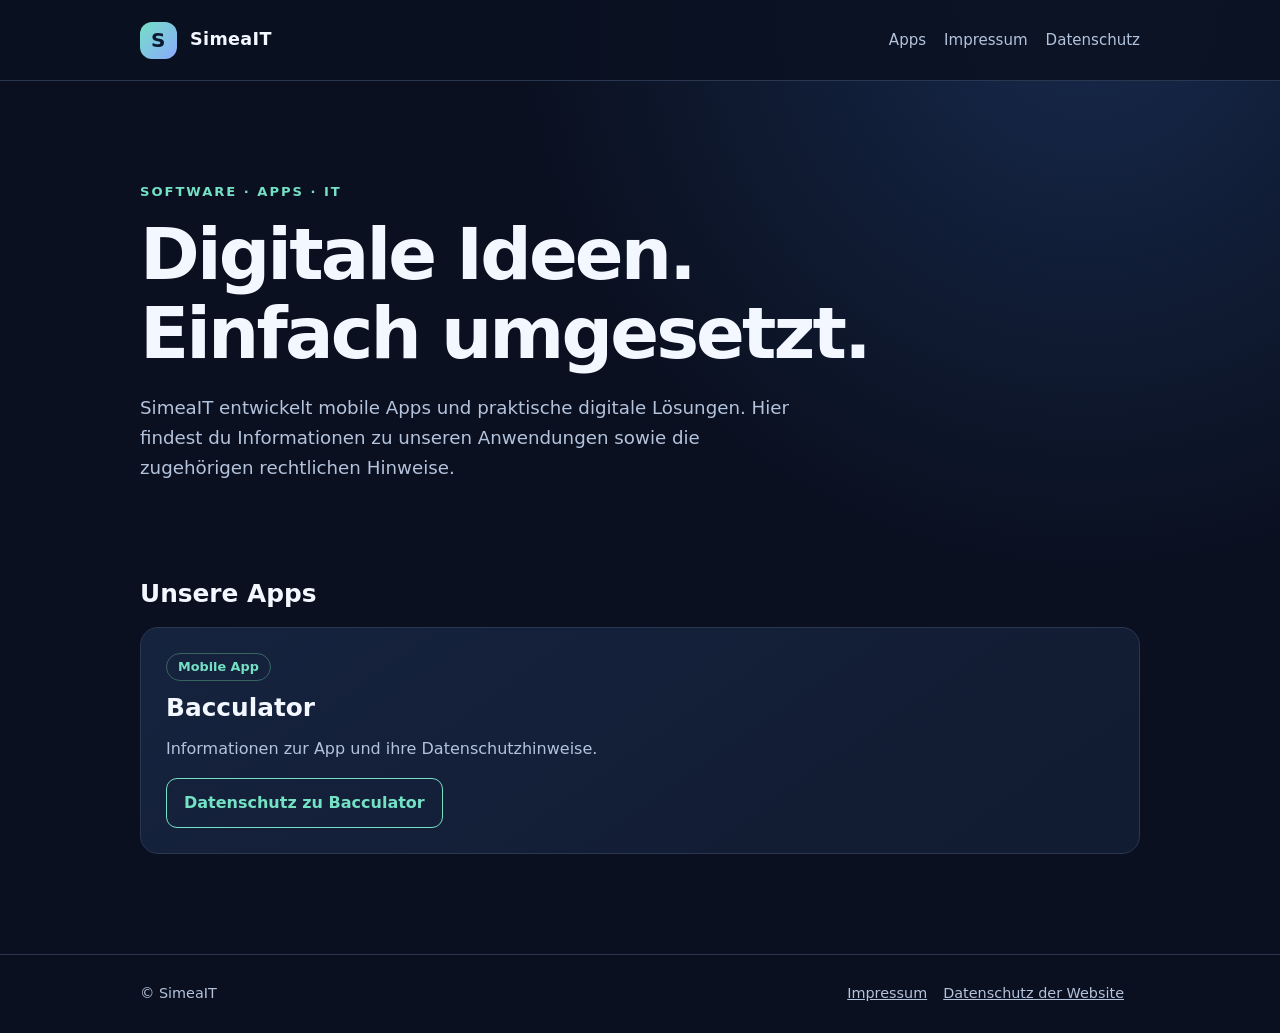
<file: index.html>
<!doctype html>
<html lang="de">
<head>
  <meta charset="utf-8">
  <meta name="viewport" content="width=device-width,initial-scale=1">
  <meta name="description" content="SimeaIT – Apps und digitale Lösungen.">
  <title>SimeaIT | Apps & digitale Lösungen</title>
  <link rel="stylesheet" href="styles.css">
</head>
<body>
  <header><nav aria-label="Hauptnavigation"><a class="brand" href="index.html"><span class="brand-logo" aria-hidden="true">S</span>SimeaIT</a><div class="nav-links"><a href="#apps">Apps</a><a href="impressum.html">Impressum</a><a href="datenschutz-website.html">Datenschutz</a></div></nav></header>
  <main class="container">
    <section class="hero"><div class="eyebrow">Software · Apps · IT</div><h1>Digitale Ideen.<br>Einfach umgesetzt.</h1><p class="lead">SimeaIT entwickelt mobile Apps und praktische digitale Lösungen. Hier findest du Informationen zu unseren Anwendungen sowie die zugehörigen rechtlichen Hinweise.</p></section>
    <section id="apps" aria-labelledby="apps-heading"><h2 id="apps-heading">Unsere Apps</h2><div class="grid"><article class="card"><span class="tag">Mobile App</span><h2>Bacculator</h2><p>Informationen zur App und ihre Datenschutzhinweise.</p><a class="button" href="bacculator-datenschutz.html">Datenschutz zu Bacculator</a></article></div></section>
  </main>
  <footer><div class="footer-inner"><span>© SimeaIT</span><div><a href="impressum.html">Impressum</a><a href="datenschutz-website.html">Datenschutz der Website</a></div></div></footer>
</body>
</html>
</file>
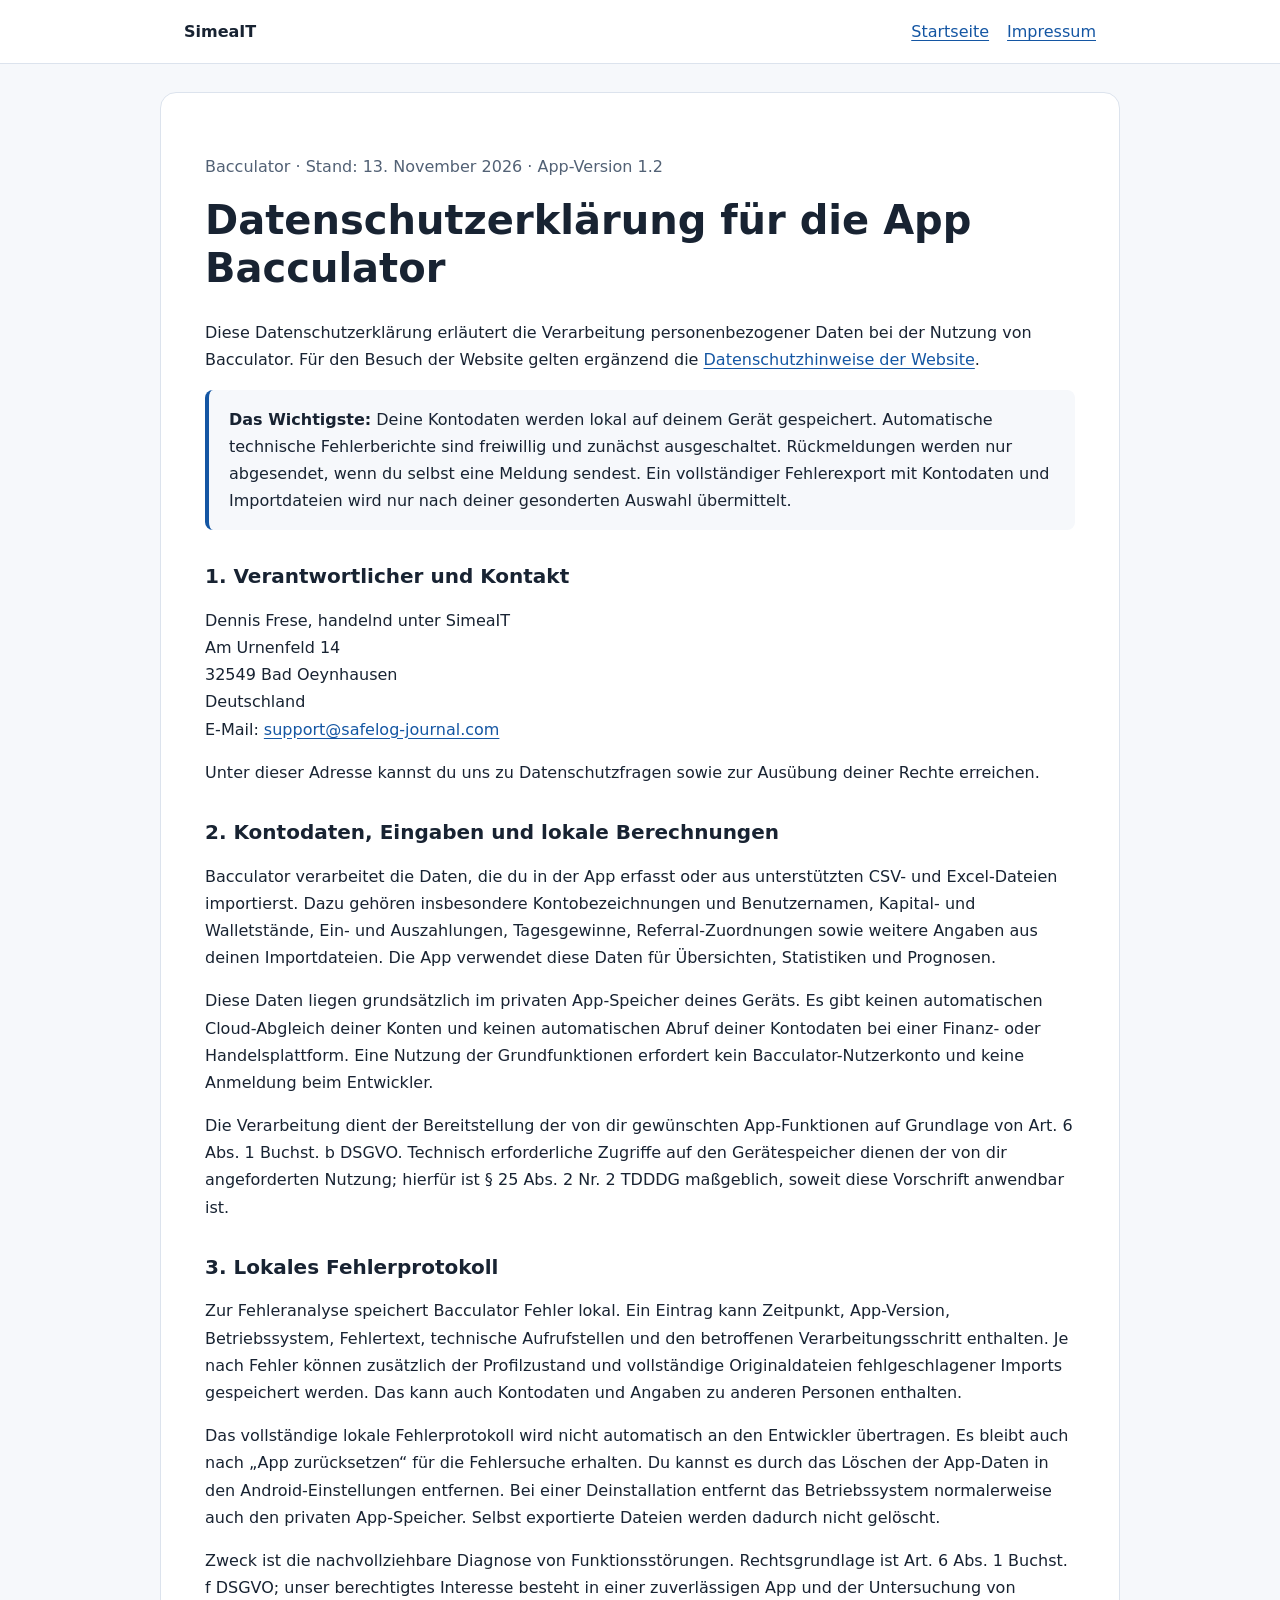
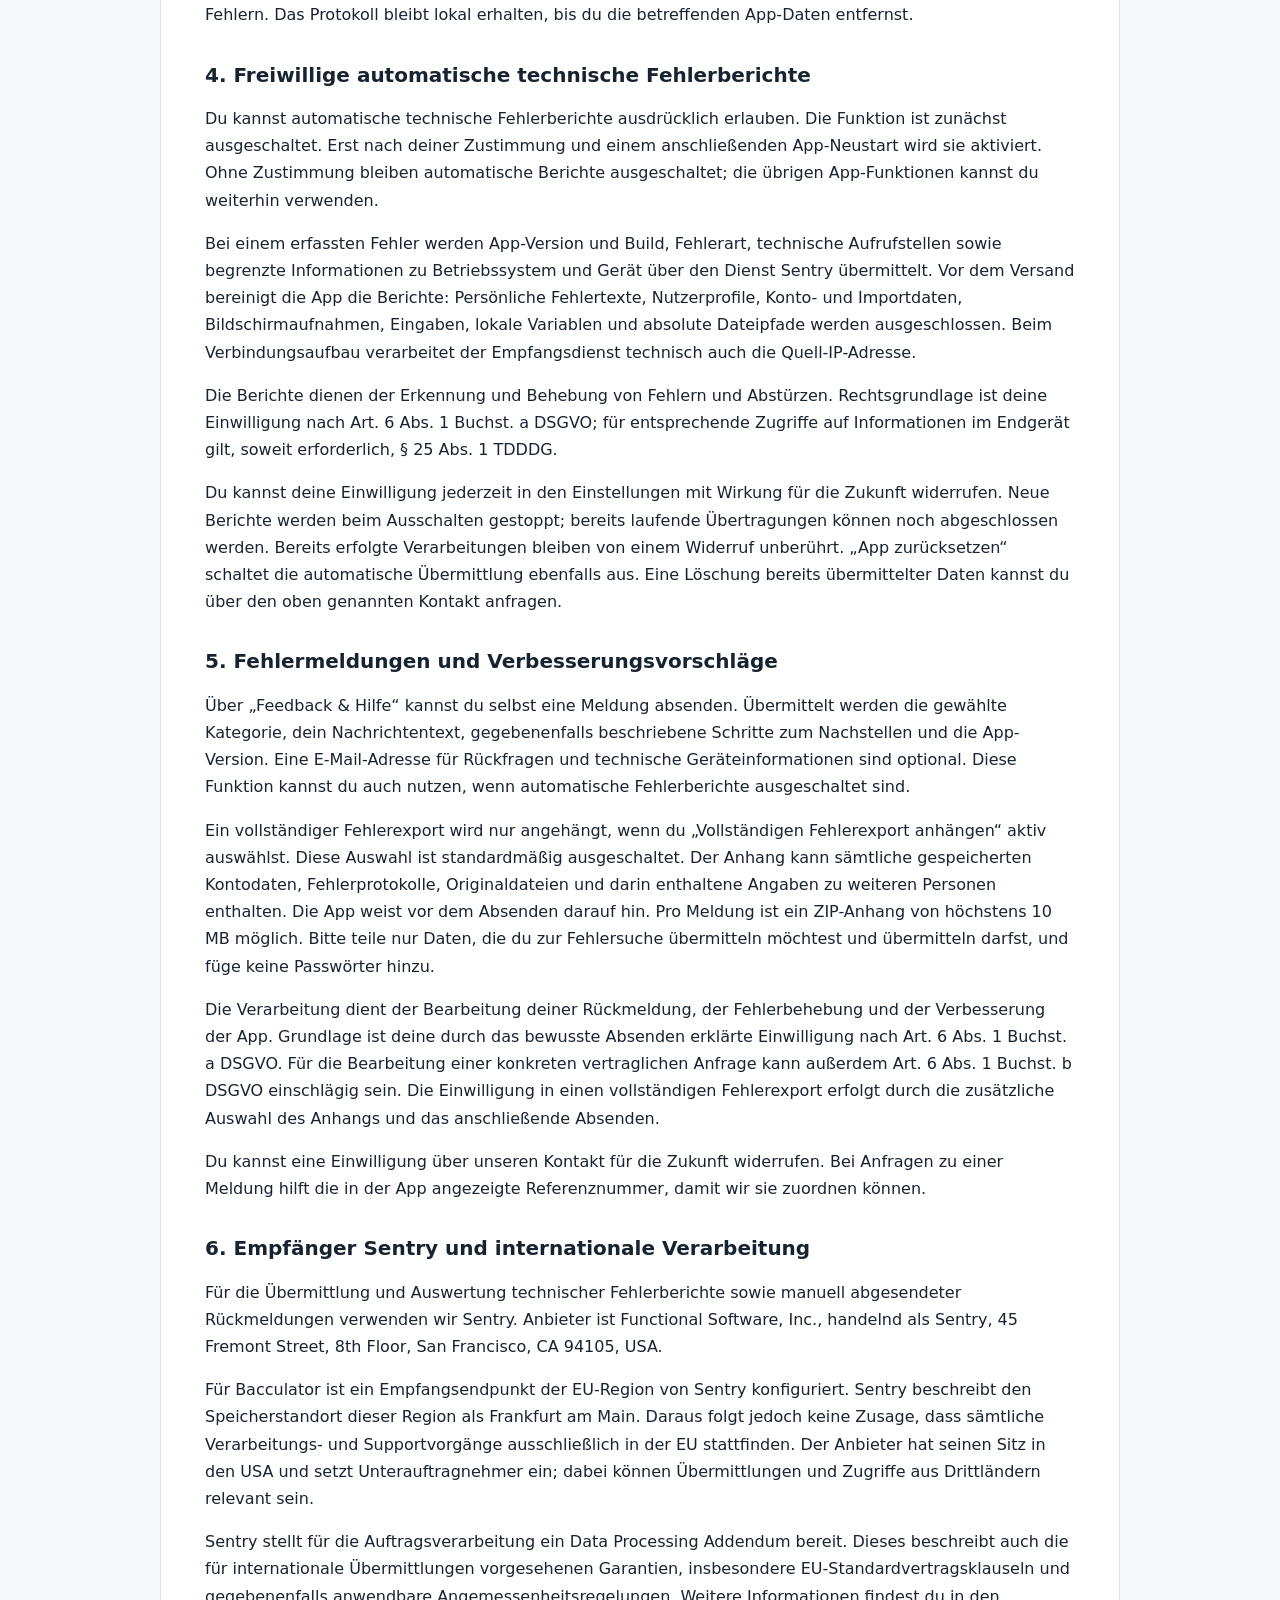
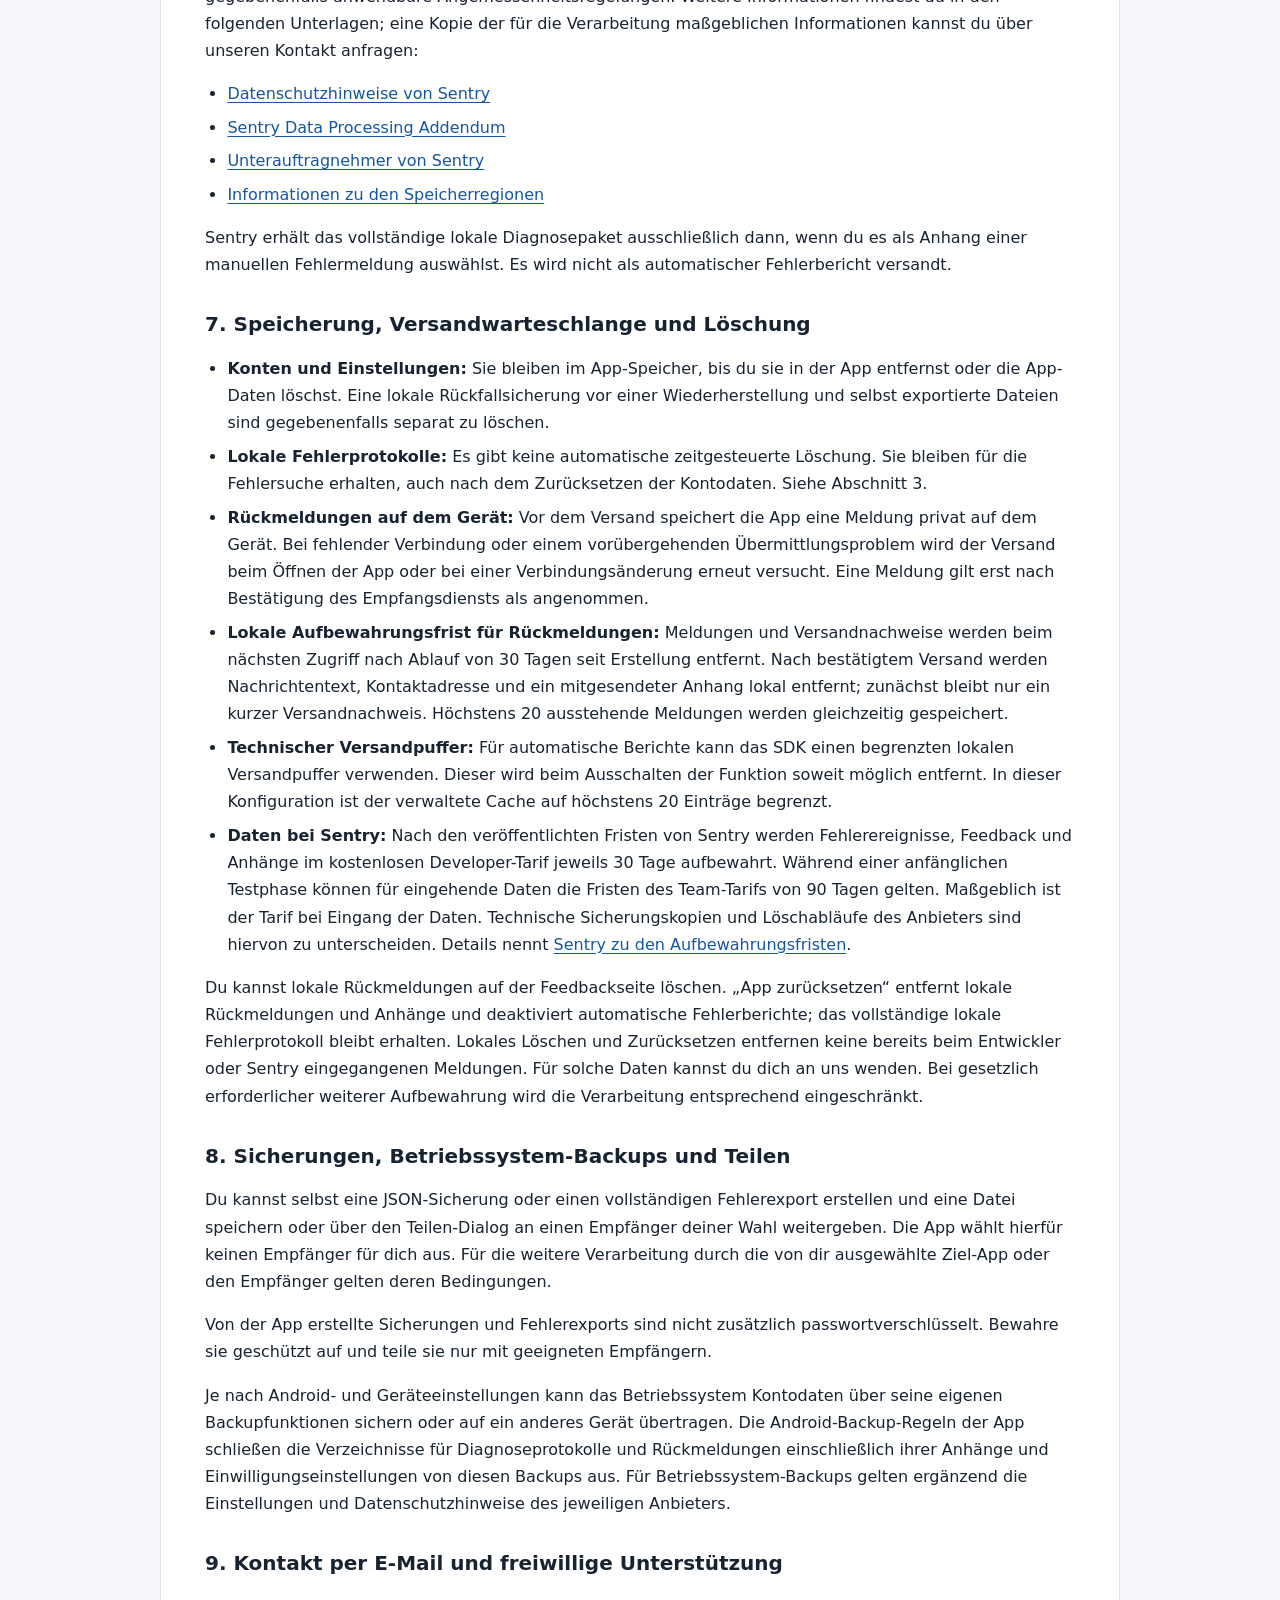
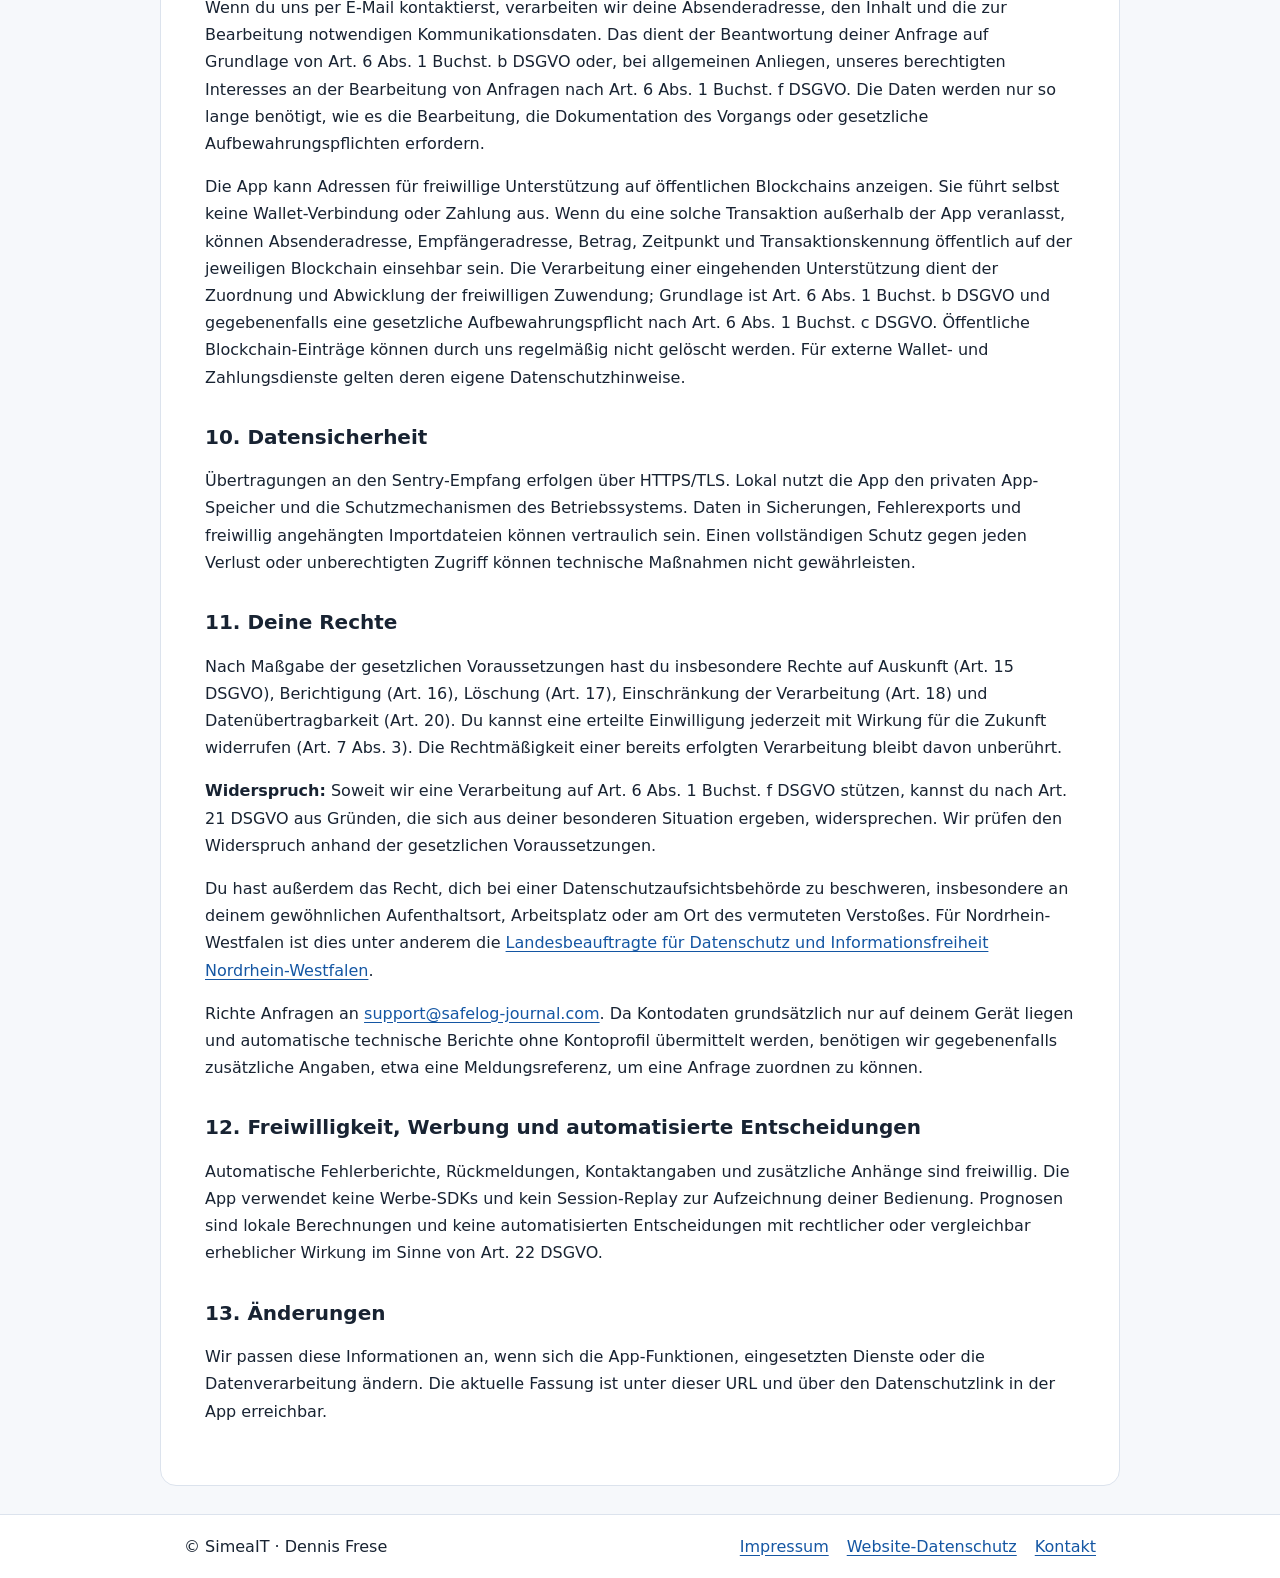
<file: bacculator-datenschutz.html>
<!doctype html>
<html lang="de">
<head>
  <meta charset="utf-8">
  <meta name="viewport" content="width=device-width, initial-scale=1">
  <meta name="description" content="Datenschutzerklärung für die App Bacculator von SimeaIT: lokale Kontodaten, freiwillige Fehlerberichte, Feedback und Sicherungen.">
  <title>Datenschutzerklärung Bacculator | SimeaIT</title>
  <link rel="canonical" href="https://dennisfrese.github.io/SMIT-WS/bacculator-datenschutz.html">
  <style>
    :root { color-scheme: light dark; --bg: #f6f8fb; --card: #fff; --text: #182332; --muted: #526175; --border: #dce3ed; --link: #1456a3; }
    * { box-sizing: border-box; }
    body { margin: 0; background: var(--bg); color: var(--text); font: 1rem/1.7 system-ui, -apple-system, "Segoe UI", sans-serif; }
    header, footer { border-bottom: 1px solid var(--border); background: var(--card); }
    nav, .footer-inner { max-width: 960px; margin: auto; padding: 18px 24px; display: flex; gap: 16px; flex-wrap: wrap; justify-content: space-between; }
    nav div, footer div div { display: flex; gap: 18px; flex-wrap: wrap; }
    .brand { color: var(--text); font-weight: 750; text-decoration: none; }
    main { max-width: 960px; margin: 28px auto; padding: clamp(20px, 5vw, 44px); background: var(--card); border: 1px solid var(--border); border-radius: 16px; }
    h1 { font-size: clamp(1.7rem, 5vw, 2.5rem); line-height: 1.2; margin-top: 0; }
    h2 { margin-top: 2rem; font-size: 1.25rem; line-height: 1.4; }
    a { color: var(--link); text-underline-offset: 3px; overflow-wrap: anywhere; }
    p, li, address { overflow-wrap: anywhere; }
    address { font-style: normal; }
    .meta { color: var(--muted); }
    .summary { padding: 16px 20px; border-left: 4px solid var(--link); background: var(--bg); border-radius: 8px; }
    ul { padding-left: 1.4rem; }
    li + li { margin-top: .4rem; }
    footer { border-top: 1px solid var(--border); border-bottom: 0; }
    @media (prefers-color-scheme: dark) { :root { --bg: #101721; --card: #192332; --text: #edf2f8; --muted: #b6c2d2; --border: #344357; --link: #99c8ff; } }
    @media print { header, footer { display: none; } main { border: 0; margin: 0; padding: 0; } }
  </style>
</head>
<body>
<header>
  <nav aria-label="Hauptnavigation">
    <a class="brand" href="index.html">SimeaIT</a>
    <div><a href="index.html">Startseite</a><a href="impressum.html">Impressum</a></div>
  </nav>
</header>
<main id="inhalt">
  <p class="meta">Bacculator · Stand: 13. November 2026 · App-Version 1.2</p>
  <h1>Datenschutzerklärung für die App Bacculator</h1>
  <p>Diese Datenschutzerklärung erläutert die Verarbeitung personenbezogener Daten bei der Nutzung von Bacculator. Für den Besuch der Website gelten ergänzend die <a href="datenschutz-website.html">Datenschutzhinweise der Website</a>.</p>
  <div class="summary"><strong>Das Wichtigste:</strong> Deine Kontodaten werden lokal auf deinem Gerät gespeichert. Automatische technische Fehlerberichte sind freiwillig und zunächst ausgeschaltet. Rückmeldungen werden nur abgesendet, wenn du selbst eine Meldung sendest. Ein vollständiger Fehlerexport mit Kontodaten und Importdateien wird nur nach deiner gesonderten Auswahl übermittelt.</div>

  <h2>1. Verantwortlicher und Kontakt</h2>
  <address>
    Dennis Frese, handelnd unter SimeaIT<br>
    Am Urnenfeld 14<br>
    32549 Bad Oeynhausen<br>
    Deutschland<br>
    E-Mail: <a href="mailto:support@safelog-journal.com">support@safelog-journal.com</a>
  </address>
  <p>Unter dieser Adresse kannst du uns zu Datenschutzfragen sowie zur Ausübung deiner Rechte erreichen.</p>

  <h2>2. Kontodaten, Eingaben und lokale Berechnungen</h2>
  <p>Bacculator verarbeitet die Daten, die du in der App erfasst oder aus unterstützten CSV- und Excel-Dateien importierst. Dazu gehören insbesondere Kontobezeichnungen und Benutzernamen, Kapital- und Walletstände, Ein- und Auszahlungen, Tagesgewinne, Referral-Zuordnungen sowie weitere Angaben aus deinen Importdateien. Die App verwendet diese Daten für Übersichten, Statistiken und Prognosen.</p>
  <p>Diese Daten liegen grundsätzlich im privaten App-Speicher deines Geräts. Es gibt keinen automatischen Cloud-Abgleich deiner Konten und keinen automatischen Abruf deiner Kontodaten bei einer Finanz- oder Handelsplattform. Eine Nutzung der Grundfunktionen erfordert kein Bacculator-Nutzerkonto und keine Anmeldung beim Entwickler.</p>
  <p>Die Verarbeitung dient der Bereitstellung der von dir gewünschten App-Funktionen auf Grundlage von Art. 6 Abs. 1 Buchst. b DSGVO. Technisch erforderliche Zugriffe auf den Gerätespeicher dienen der von dir angeforderten Nutzung; hierfür ist § 25 Abs. 2 Nr. 2 TDDDG maßgeblich, soweit diese Vorschrift anwendbar ist.</p>

  <h2>3. Lokales Fehlerprotokoll</h2>
  <p>Zur Fehleranalyse speichert Bacculator Fehler lokal. Ein Eintrag kann Zeitpunkt, App-Version, Betriebssystem, Fehlertext, technische Aufrufstellen und den betroffenen Verarbeitungsschritt enthalten. Je nach Fehler können zusätzlich der Profilzustand und vollständige Originaldateien fehlgeschlagener Imports gespeichert werden. Das kann auch Kontodaten und Angaben zu anderen Personen enthalten.</p>
  <p>Das vollständige lokale Fehlerprotokoll wird nicht automatisch an den Entwickler übertragen. Es bleibt auch nach „App zurücksetzen“ für die Fehlersuche erhalten. Du kannst es durch das Löschen der App-Daten in den Android-Einstellungen entfernen. Bei einer Deinstallation entfernt das Betriebssystem normalerweise auch den privaten App-Speicher. Selbst exportierte Dateien werden dadurch nicht gelöscht.</p>
  <p>Zweck ist die nachvollziehbare Diagnose von Funktionsstörungen. Rechtsgrundlage ist Art. 6 Abs. 1 Buchst. f DSGVO; unser berechtigtes Interesse besteht in einer zuverlässigen App und der Untersuchung von Fehlern. Das Protokoll bleibt lokal erhalten, bis du die betreffenden App-Daten entfernst.</p>

  <h2>4. Freiwillige automatische technische Fehlerberichte</h2>
  <p>Du kannst automatische technische Fehlerberichte ausdrücklich erlauben. Die Funktion ist zunächst ausgeschaltet. Erst nach deiner Zustimmung und einem anschließenden App-Neustart wird sie aktiviert. Ohne Zustimmung bleiben automatische Berichte ausgeschaltet; die übrigen App-Funktionen kannst du weiterhin verwenden.</p>
  <p>Bei einem erfassten Fehler werden App-Version und Build, Fehlerart, technische Aufrufstellen sowie begrenzte Informationen zu Betriebssystem und Gerät über den Dienst Sentry übermittelt. Vor dem Versand bereinigt die App die Berichte: Persönliche Fehlertexte, Nutzerprofile, Konto- und Importdaten, Bildschirmaufnahmen, Eingaben, lokale Variablen und absolute Dateipfade werden ausgeschlossen. Beim Verbindungsaufbau verarbeitet der Empfangsdienst technisch auch die Quell-IP-Adresse.</p>
  <p>Die Berichte dienen der Erkennung und Behebung von Fehlern und Abstürzen. Rechtsgrundlage ist deine Einwilligung nach Art. 6 Abs. 1 Buchst. a DSGVO; für entsprechende Zugriffe auf Informationen im Endgerät gilt, soweit erforderlich, § 25 Abs. 1 TDDDG.</p>
  <p>Du kannst deine Einwilligung jederzeit in den Einstellungen mit Wirkung für die Zukunft widerrufen. Neue Berichte werden beim Ausschalten gestoppt; bereits laufende Übertragungen können noch abgeschlossen werden. Bereits erfolgte Verarbeitungen bleiben von einem Widerruf unberührt. „App zurücksetzen“ schaltet die automatische Übermittlung ebenfalls aus. Eine Löschung bereits übermittelter Daten kannst du über den oben genannten Kontakt anfragen.</p>

  <h2>5. Fehlermeldungen und Verbesserungsvorschläge</h2>
  <p>Über „Feedback &amp; Hilfe“ kannst du selbst eine Meldung absenden. Übermittelt werden die gewählte Kategorie, dein Nachrichtentext, gegebenenfalls beschriebene Schritte zum Nachstellen und die App-Version. Eine E-Mail-Adresse für Rückfragen und technische Geräteinformationen sind optional. Diese Funktion kannst du auch nutzen, wenn automatische Fehlerberichte ausgeschaltet sind.</p>
  <p>Ein vollständiger Fehlerexport wird nur angehängt, wenn du „Vollständigen Fehlerexport anhängen“ aktiv auswählst. Diese Auswahl ist standardmäßig ausgeschaltet. Der Anhang kann sämtliche gespeicherten Kontodaten, Fehlerprotokolle, Originaldateien und darin enthaltene Angaben zu weiteren Personen enthalten. Die App weist vor dem Absenden darauf hin. Pro Meldung ist ein ZIP-Anhang von höchstens 10 MB möglich. Bitte teile nur Daten, die du zur Fehlersuche übermitteln möchtest und übermitteln darfst, und füge keine Passwörter hinzu.</p>
  <p>Die Verarbeitung dient der Bearbeitung deiner Rückmeldung, der Fehlerbehebung und der Verbesserung der App. Grundlage ist deine durch das bewusste Absenden erklärte Einwilligung nach Art. 6 Abs. 1 Buchst. a DSGVO. Für die Bearbeitung einer konkreten vertraglichen Anfrage kann außerdem Art. 6 Abs. 1 Buchst. b DSGVO einschlägig sein. Die Einwilligung in einen vollständigen Fehlerexport erfolgt durch die zusätzliche Auswahl des Anhangs und das anschließende Absenden.</p>
  <p>Du kannst eine Einwilligung über unseren Kontakt für die Zukunft widerrufen. Bei Anfragen zu einer Meldung hilft die in der App angezeigte Referenznummer, damit wir sie zuordnen können.</p>

  <h2>6. Empfänger Sentry und internationale Verarbeitung</h2>
  <p>Für die Übermittlung und Auswertung technischer Fehlerberichte sowie manuell abgesendeter Rückmeldungen verwenden wir Sentry. Anbieter ist Functional Software, Inc., handelnd als Sentry, 45 Fremont Street, 8th Floor, San Francisco, CA 94105, USA.</p>
  <p>Für Bacculator ist ein Empfangsendpunkt der EU-Region von Sentry konfiguriert. Sentry beschreibt den Speicherstandort dieser Region als Frankfurt am Main. Daraus folgt jedoch keine Zusage, dass sämtliche Verarbeitungs- und Supportvorgänge ausschließlich in der EU stattfinden. Der Anbieter hat seinen Sitz in den USA und setzt Unterauftragnehmer ein; dabei können Übermittlungen und Zugriffe aus Drittländern relevant sein.</p>
  <p>Sentry stellt für die Auftragsverarbeitung ein Data Processing Addendum bereit. Dieses beschreibt auch die für internationale Übermittlungen vorgesehenen Garantien, insbesondere EU-Standardvertragsklauseln und gegebenenfalls anwendbare Angemessenheitsregelungen. Weitere Informationen findest du in den folgenden Unterlagen; eine Kopie der für die Verarbeitung maßgeblichen Informationen kannst du über unseren Kontakt anfragen:</p>
  <ul>
    <li><a href="https://sentry.io/privacy/" rel="noopener noreferrer">Datenschutzhinweise von Sentry</a></li>
    <li><a href="https://sentry.io/legal/dpa/" rel="noopener noreferrer">Sentry Data Processing Addendum</a></li>
    <li><a href="https://sentry.io/legal/subprocessors/" rel="noopener noreferrer">Unterauftragnehmer von Sentry</a></li>
    <li><a href="https://docs.sentry.io/organization/data-storage-location/" rel="noopener noreferrer">Informationen zu den Speicherregionen</a></li>
  </ul>
  <p>Sentry erhält das vollständige lokale Diagnosepaket ausschließlich dann, wenn du es als Anhang einer manuellen Fehlermeldung auswählst. Es wird nicht als automatischer Fehlerbericht versandt.</p>

  <h2>7. Speicherung, Versandwarteschlange und Löschung</h2>
  <ul>
    <li><strong>Konten und Einstellungen:</strong> Sie bleiben im App-Speicher, bis du sie in der App entfernst oder die App-Daten löschst. Eine lokale Rückfallsicherung vor einer Wiederherstellung und selbst exportierte Dateien sind gegebenenfalls separat zu löschen.</li>
    <li><strong>Lokale Fehlerprotokolle:</strong> Es gibt keine automatische zeitgesteuerte Löschung. Sie bleiben für die Fehlersuche erhalten, auch nach dem Zurücksetzen der Kontodaten. Siehe Abschnitt 3.</li>
    <li><strong>Rückmeldungen auf dem Gerät:</strong> Vor dem Versand speichert die App eine Meldung privat auf dem Gerät. Bei fehlender Verbindung oder einem vorübergehenden Übermittlungsproblem wird der Versand beim Öffnen der App oder bei einer Verbindungsänderung erneut versucht. Eine Meldung gilt erst nach Bestätigung des Empfangsdiensts als angenommen.</li>
    <li><strong>Lokale Aufbewahrungsfrist für Rückmeldungen:</strong> Meldungen und Versandnachweise werden beim nächsten Zugriff nach Ablauf von 30 Tagen seit Erstellung entfernt. Nach bestätigtem Versand werden Nachrichtentext, Kontaktadresse und ein mitgesendeter Anhang lokal entfernt; zunächst bleibt nur ein kurzer Versandnachweis. Höchstens 20 ausstehende Meldungen werden gleichzeitig gespeichert.</li>
    <li><strong>Technischer Versandpuffer:</strong> Für automatische Berichte kann das SDK einen begrenzten lokalen Versandpuffer verwenden. Dieser wird beim Ausschalten der Funktion soweit möglich entfernt. In dieser Konfiguration ist der verwaltete Cache auf höchstens 20 Einträge begrenzt.</li>
    <li><strong>Daten bei Sentry:</strong> Nach den veröffentlichten Fristen von Sentry werden Fehlerereignisse, Feedback und Anhänge im kostenlosen Developer-Tarif jeweils 30 Tage aufbewahrt. Während einer anfänglichen Testphase können für eingehende Daten die Fristen des Team-Tarifs von 90 Tagen gelten. Maßgeblich ist der Tarif bei Eingang der Daten. Technische Sicherungskopien und Löschabläufe des Anbieters sind hiervon zu unterscheiden. Details nennt <a href="https://docs.sentry.io/security-legal-pii/security/data-retention-periods/">Sentry zu den Aufbewahrungsfristen</a>.</li>
  </ul>
  <p>Du kannst lokale Rückmeldungen auf der Feedbackseite löschen. „App zurücksetzen“ entfernt lokale Rückmeldungen und Anhänge und deaktiviert automatische Fehlerberichte; das vollständige lokale Fehlerprotokoll bleibt erhalten. Lokales Löschen und Zurücksetzen entfernen keine bereits beim Entwickler oder Sentry eingegangenen Meldungen. Für solche Daten kannst du dich an uns wenden. Bei gesetzlich erforderlicher weiterer Aufbewahrung wird die Verarbeitung entsprechend eingeschränkt.</p>

  <h2>8. Sicherungen, Betriebssystem-Backups und Teilen</h2>
  <p>Du kannst selbst eine JSON-Sicherung oder einen vollständigen Fehlerexport erstellen und eine Datei speichern oder über den Teilen-Dialog an einen Empfänger deiner Wahl weitergeben. Die App wählt hierfür keinen Empfänger für dich aus. Für die weitere Verarbeitung durch die von dir ausgewählte Ziel-App oder den Empfänger gelten deren Bedingungen.</p>
  <p>Von der App erstellte Sicherungen und Fehlerexports sind nicht zusätzlich passwortverschlüsselt. Bewahre sie geschützt auf und teile sie nur mit geeigneten Empfängern.</p>
  <p>Je nach Android- und Geräteeinstellungen kann das Betriebssystem Kontodaten über seine eigenen Backupfunktionen sichern oder auf ein anderes Gerät übertragen. Die Android-Backup-Regeln der App schließen die Verzeichnisse für Diagnoseprotokolle und Rückmeldungen einschließlich ihrer Anhänge und Einwilligungseinstellungen von diesen Backups aus. Für Betriebssystem-Backups gelten ergänzend die Einstellungen und Datenschutzhinweise des jeweiligen Anbieters.</p>

  <h2>9. Kontakt per E-Mail und freiwillige Unterstützung</h2>
  <p>Wenn du uns per E-Mail kontaktierst, verarbeiten wir deine Absenderadresse, den Inhalt und die zur Bearbeitung notwendigen Kommunikationsdaten. Das dient der Beantwortung deiner Anfrage auf Grundlage von Art. 6 Abs. 1 Buchst. b DSGVO oder, bei allgemeinen Anliegen, unseres berechtigten Interesses an der Bearbeitung von Anfragen nach Art. 6 Abs. 1 Buchst. f DSGVO. Die Daten werden nur so lange benötigt, wie es die Bearbeitung, die Dokumentation des Vorgangs oder gesetzliche Aufbewahrungspflichten erfordern.</p>
  <p>Die App kann Adressen für freiwillige Unterstützung auf öffentlichen Blockchains anzeigen. Sie führt selbst keine Wallet-Verbindung oder Zahlung aus. Wenn du eine solche Transaktion außerhalb der App veranlasst, können Absenderadresse, Empfängeradresse, Betrag, Zeitpunkt und Transaktionskennung öffentlich auf der jeweiligen Blockchain einsehbar sein. Die Verarbeitung einer eingehenden Unterstützung dient der Zuordnung und Abwicklung der freiwilligen Zuwendung; Grundlage ist Art. 6 Abs. 1 Buchst. b DSGVO und gegebenenfalls eine gesetzliche Aufbewahrungspflicht nach Art. 6 Abs. 1 Buchst. c DSGVO. Öffentliche Blockchain-Einträge können durch uns regelmäßig nicht gelöscht werden. Für externe Wallet- und Zahlungsdienste gelten deren eigene Datenschutzhinweise.</p>

  <h2>10. Datensicherheit</h2>
  <p>Übertragungen an den Sentry-Empfang erfolgen über HTTPS/TLS. Lokal nutzt die App den privaten App-Speicher und die Schutzmechanismen des Betriebssystems. Daten in Sicherungen, Fehlerexports und freiwillig angehängten Importdateien können vertraulich sein. Einen vollständigen Schutz gegen jeden Verlust oder unberechtigten Zugriff können technische Maßnahmen nicht gewährleisten.</p>

  <h2>11. Deine Rechte</h2>
  <p>Nach Maßgabe der gesetzlichen Voraussetzungen hast du insbesondere Rechte auf Auskunft (Art. 15 DSGVO), Berichtigung (Art. 16), Löschung (Art. 17), Einschränkung der Verarbeitung (Art. 18) und Datenübertragbarkeit (Art. 20). Du kannst eine erteilte Einwilligung jederzeit mit Wirkung für die Zukunft widerrufen (Art. 7 Abs. 3). Die Rechtmäßigkeit einer bereits erfolgten Verarbeitung bleibt davon unberührt.</p>
  <p><strong>Widerspruch:</strong> Soweit wir eine Verarbeitung auf Art. 6 Abs. 1 Buchst. f DSGVO stützen, kannst du nach Art. 21 DSGVO aus Gründen, die sich aus deiner besonderen Situation ergeben, widersprechen. Wir prüfen den Widerspruch anhand der gesetzlichen Voraussetzungen.</p>
  <p>Du hast außerdem das Recht, dich bei einer Datenschutzaufsichtsbehörde zu beschweren, insbesondere an deinem gewöhnlichen Aufenthaltsort, Arbeitsplatz oder am Ort des vermuteten Verstoßes. Für Nordrhein-Westfalen ist dies unter anderem die <a href="https://www.ldi.nrw.de/">Landesbeauftragte für Datenschutz und Informationsfreiheit Nordrhein-Westfalen</a>.</p>
  <p>Richte Anfragen an <a href="mailto:support@safelog-journal.com">support@safelog-journal.com</a>. Da Kontodaten grundsätzlich nur auf deinem Gerät liegen und automatische technische Berichte ohne Kontoprofil übermittelt werden, benötigen wir gegebenenfalls zusätzliche Angaben, etwa eine Meldungsreferenz, um eine Anfrage zuordnen zu können.</p>

  <h2>12. Freiwilligkeit, Werbung und automatisierte Entscheidungen</h2>
  <p>Automatische Fehlerberichte, Rückmeldungen, Kontaktangaben und zusätzliche Anhänge sind freiwillig. Die App verwendet keine Werbe-SDKs und kein Session-Replay zur Aufzeichnung deiner Bedienung. Prognosen sind lokale Berechnungen und keine automatisierten Entscheidungen mit rechtlicher oder vergleichbar erheblicher Wirkung im Sinne von Art. 22 DSGVO.</p>

  <h2>13. Änderungen</h2>
  <p>Wir passen diese Informationen an, wenn sich die App-Funktionen, eingesetzten Dienste oder die Datenverarbeitung ändern. Die aktuelle Fassung ist unter dieser URL und über den Datenschutzlink in der App erreichbar.</p>
</main>
<footer>
  <div class="footer-inner"><span>© SimeaIT · Dennis Frese</span><div><a href="impressum.html">Impressum</a><a href="datenschutz-website.html">Website-Datenschutz</a><a href="mailto:support@safelog-journal.com">Kontakt</a></div></div>
</footer>
</body>
</html>
</file>
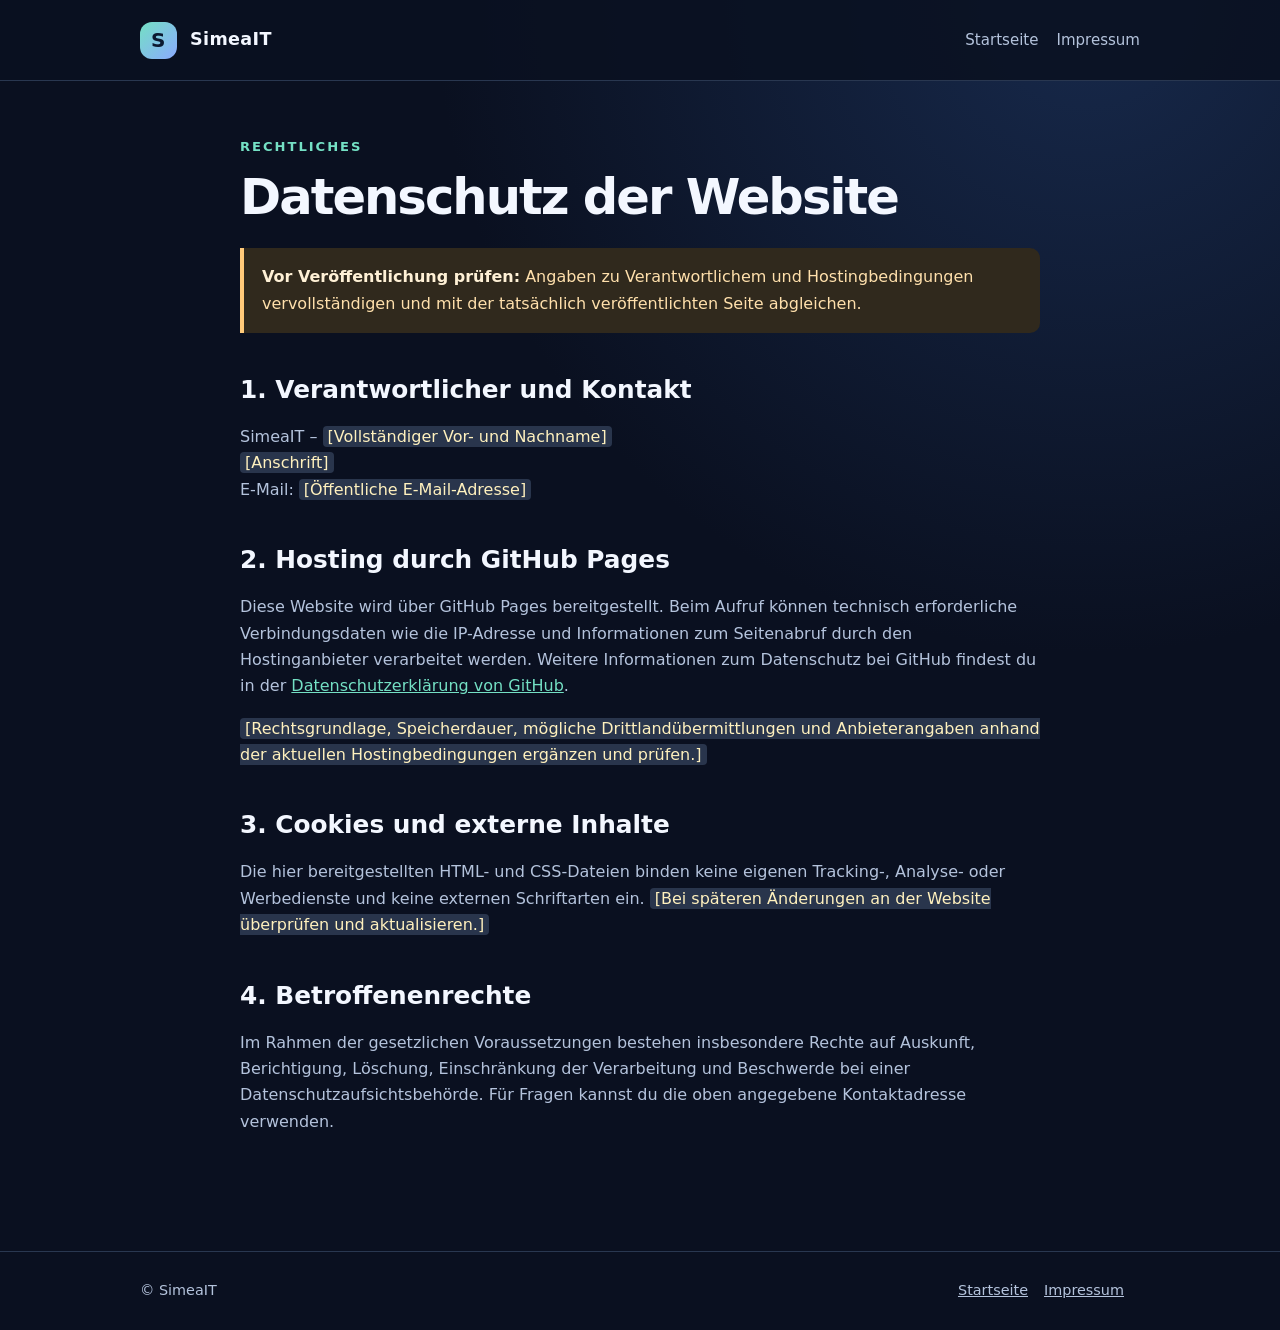
<file: datenschutz-website.html>
<!doctype html>
<html lang="de"><head><meta charset="utf-8"><meta name="viewport" content="width=device-width,initial-scale=1"><title>Datenschutz der Website | SimeaIT</title><link rel="stylesheet" href="styles.css"></head>
<body><header><nav aria-label="Hauptnavigation"><a class="brand" href="index.html"><span class="brand-logo" aria-hidden="true">S</span>SimeaIT</a><div class="nav-links"><a href="index.html">Startseite</a><a href="impressum.html">Impressum</a></div></nav></header>
<main class="container content"><div class="eyebrow">Rechtliches</div><h1>Datenschutz der Website</h1><div class="note"><strong>Vor Veröffentlichung prüfen:</strong> Angaben zu Verantwortlichem und Hostingbedingungen vervollständigen und mit der tatsächlich veröffentlichten Seite abgleichen.</div>
<h2>1. Verantwortlicher und Kontakt</h2><p>SimeaIT – <span class="placeholder">[Vollständiger Vor- und Nachname]</span><br><span class="placeholder">[Anschrift]</span><br>E-Mail: <span class="placeholder">[Öffentliche E-Mail-Adresse]</span></p>
<h2>2. Hosting durch GitHub Pages</h2><p>Diese Website wird über GitHub Pages bereitgestellt. Beim Aufruf können technisch erforderliche Verbindungsdaten wie die IP-Adresse und Informationen zum Seitenabruf durch den Hostinganbieter verarbeitet werden. Weitere Informationen zum Datenschutz bei GitHub findest du in der <a href="https://docs.github.com/de/site-policy/privacy-policies/github-general-privacy-statement" rel="noopener noreferrer">Datenschutzerklärung von GitHub</a>.</p><p><span class="placeholder">[Rechtsgrundlage, Speicherdauer, mögliche Drittlandübermittlungen und Anbieterangaben anhand der aktuellen Hostingbedingungen ergänzen und prüfen.]</span></p>
<h2>3. Cookies und externe Inhalte</h2><p>Die hier bereitgestellten HTML- und CSS-Dateien binden keine eigenen Tracking-, Analyse- oder Werbedienste und keine externen Schriftarten ein. <span class="placeholder">[Bei späteren Änderungen an der Website überprüfen und aktualisieren.]</span></p>
<h2>4. Betroffenenrechte</h2><p>Im Rahmen der gesetzlichen Voraussetzungen bestehen insbesondere Rechte auf Auskunft, Berichtigung, Löschung, Einschränkung der Verarbeitung und Beschwerde bei einer Datenschutzaufsichtsbehörde. Für Fragen kannst du die oben angegebene Kontaktadresse verwenden.</p>
</main><footer><div class="footer-inner"><span>© SimeaIT</span><div><a href="index.html">Startseite</a><a href="impressum.html">Impressum</a></div></div></footer></body></html>
</file>
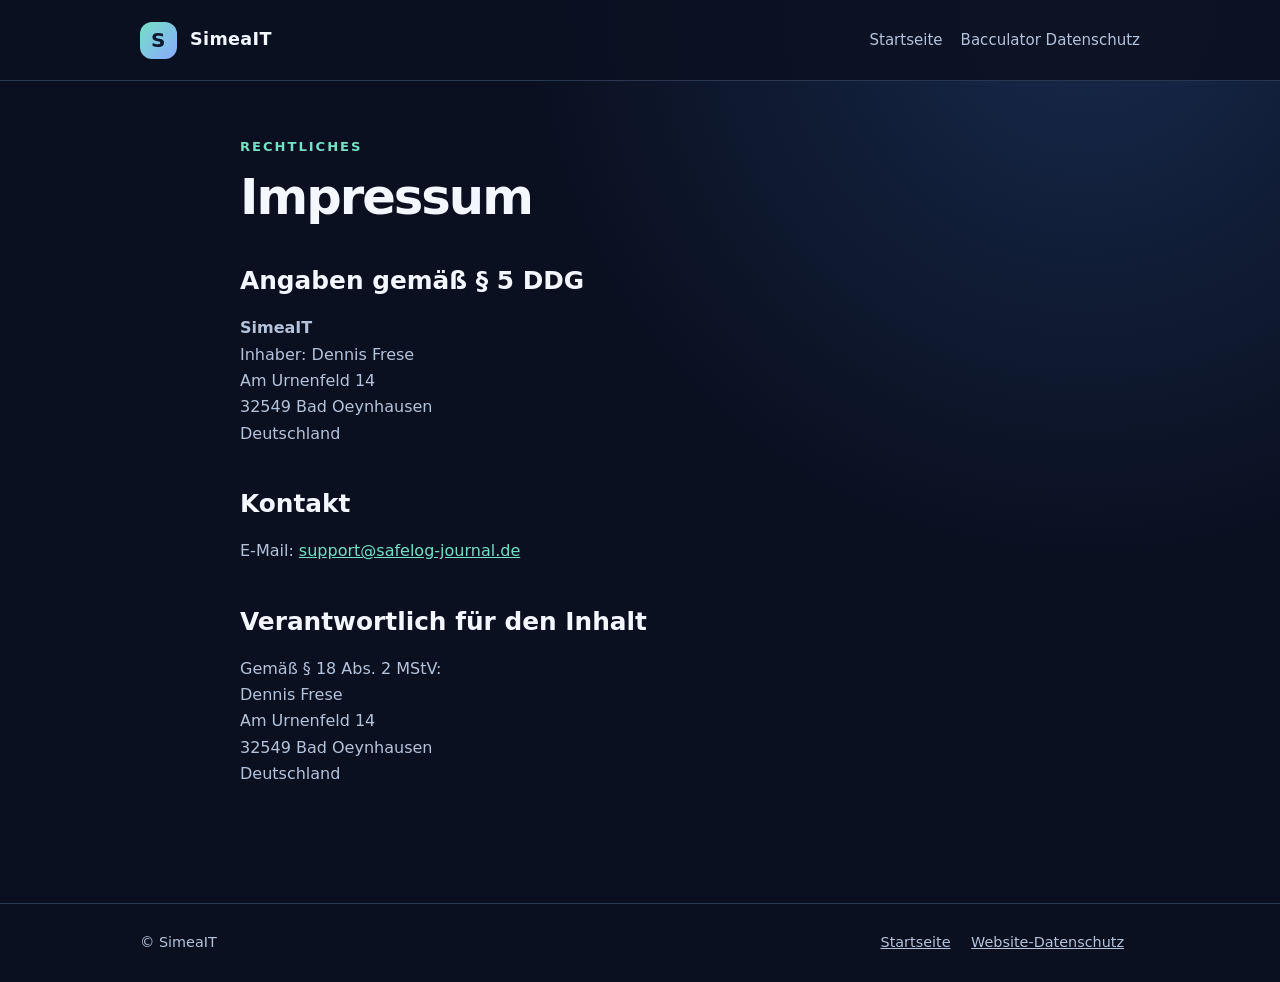
<file: impressum.html>
<!DOCTYPE html>
<html lang="de">
<head>
    <meta charset="UTF-8">
    <meta name="viewport" content="width=device-width, initial-scale=1.0">
    <title>Impressum | SimeaIT</title>
    <link rel="stylesheet" href="styles.css">
</head>

<body>
    <header>
        <nav aria-label="Hauptnavigation">
            <a class="brand" href="index.html">
                <span class="brand-logo" aria-hidden="true">S</span>
                SimeaIT
            </a>

            <div class="nav-links">
                <a href="index.html">Startseite</a>
                <a href="bacculator-datenschutz.html">
                    Bacculator Datenschutz
                </a>
            </div>
        </nav>
    </header>

    <main class="container content">
        <div class="eyebrow">Rechtliches</div>

        <h1>Impressum</h1>

        <h2>Angaben gemäß § 5 DDG</h2>

        <p>
            <strong>SimeaIT</strong><br>
            Inhaber: Dennis Frese<br>
            Am Urnenfeld 14<br>
            32549 Bad Oeynhausen<br>
            Deutschland
        </p>

        <h2>Kontakt</h2>

        <p>
            E-Mail:
            <a href="mailto:support@safelog-journal.de">
                support@safelog-journal.de
            </a>
        </p>

        <h2>Verantwortlich für den Inhalt</h2>

        <p>
            Gemäß § 18 Abs. 2 MStV:<br>
            Dennis Frese<br>
            Am Urnenfeld 14<br>
            32549 Bad Oeynhausen<br>
            Deutschland
        </p>
    </main>

    <footer>
        <div class="footer-inner">
            <span>© SimeaIT</span>

            <div>
                <a href="index.html">Startseite</a>
                <a href="datenschutz-website.html">
                    Website-Datenschutz
                </a>
            </div>
        </div>
    </footer>
</body>
</html>
</file>
<file: styles.css>
:root{color-scheme:dark;--bg:#0a1020;--surface:#111b31;--line:#293750;--text:#f3f7ff;--muted:#b4c3dc;--accent:#74e0c4;--accent2:#8baaff;--max:1000px}
*{box-sizing:border-box}html{scroll-behavior:smooth}body{margin:0;background:radial-gradient(circle at 85% 0%,#17294b 0%,transparent 38%),var(--bg);color:var(--text);font:16px/1.65 system-ui,-apple-system,BlinkMacSystemFont,"Segoe UI",sans-serif;min-height:100vh}a{color:var(--accent)}a:hover{text-decoration-thickness:2px}header{border-bottom:1px solid var(--line);background:#0a1020df}nav,.container,.footer-inner{width:min(var(--max),calc(100% - 40px));margin-inline:auto}nav{display:flex;justify-content:space-between;align-items:center;gap:16px;min-height:80px}.brand{display:inline-flex;align-items:center;gap:13px;text-decoration:none;color:var(--text);font-size:1.1rem;font-weight:800;letter-spacing:.02em}.brand-logo{width:37px;height:37px;display:grid;place-items:center;background:linear-gradient(135deg,var(--accent),var(--accent2));color:#0b1830;border-radius:12px;font-size:1.25rem}.nav-links{display:flex;gap:18px;flex-wrap:wrap}.nav-links a{color:var(--muted);text-decoration:none;font-size:.94rem}.nav-links a:hover{color:var(--text)}main{padding:55px 0 100px}.eyebrow{color:var(--accent);font-size:.82rem;font-weight:700;letter-spacing:.15em;text-transform:uppercase}.hero{padding:45px 0 35px}h1{font-size:clamp(2.2rem,6vw,4.5rem);line-height:1.1;letter-spacing:-.04em;margin:12px 0 20px}h2{font-size:1.55rem;line-height:1.25;margin:42px 0 18px}h3{font-size:1.08rem;margin:26px 0 10px}p,li{color:var(--muted)}.lead{font-size:1.14rem;max-width:650px}.grid{display:grid;grid-template-columns:repeat(auto-fit,minmax(265px,1fr));gap:20px}.card{border:1px solid var(--line);background:linear-gradient(145deg,#16233e,#111b31);border-radius:18px;padding:25px}.card h2{margin:12px 0}.card p{margin-top:0}.tag{display:inline-block;border:1px solid #36665f;color:var(--accent);border-radius:999px;padding:2px 11px;font-size:.8rem;font-weight:650}.button{display:inline-block;padding:11px 17px;border:1px solid var(--accent);border-radius:11px;text-decoration:none;color:var(--accent);font-weight:650}.button:hover{background:#173a39}.content{max-width:800px}.content h1{font-size:clamp(2rem,5vw,3.1rem)}.content p,.content li{overflow-wrap:anywhere}.note{border-left:4px solid #ffca7a;background:#30291d;padding:16px 18px;border-radius:0 10px 10px 0;color:#ffe0ac;margin:24px 0}.note strong{color:#fff1d6}.placeholder{background:#29354c;padding:1px 5px;border-radius:4px;color:#fff1be}footer{border-top:1px solid var(--line);background:#0a1020}.footer-inner{padding:27px 0;display:flex;align-items:center;justify-content:space-between;gap:16px;flex-wrap:wrap;font-size:.9rem;color:var(--muted)}.footer-inner a{color:var(--muted);margin-right:16px}ul{padding-left:22px}@media(max-width:520px){nav{align-items:flex-start;flex-direction:column;padding:16px 0;gap:10px}.nav-links{gap:12px}main{padding:30px 0 70px}.hero{padding:25px 0}.card{padding:20px}}
</file>
